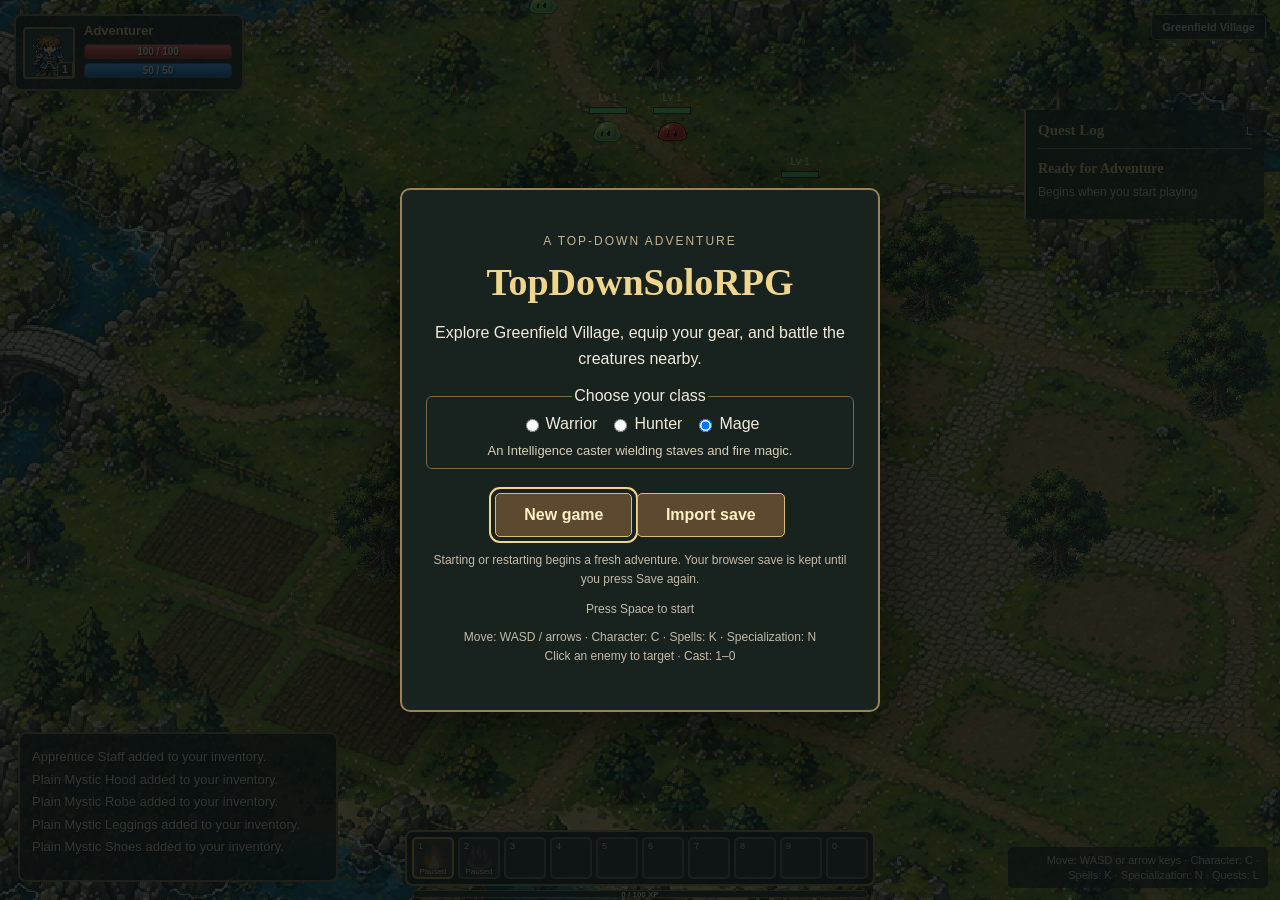
<file: index.html>
<!doctype html>
<html lang="en">
  <head>
    <meta charset="UTF-8" />
    <meta name="viewport" content="width=device-width, initial-scale=1.0" />
    <title>TopDownSoloRPG</title>
    <link rel="stylesheet" href="styles.css" />
  </head>
  <body>
    <main id="game-container">
      <!-- Area name -->
      <div id="location">Greenfield Village</div>

      <!-- Character frame -->
      <div id="character-frame">
        <div id="character-portrait">
          <canvas id="portrait-canvas" width="48" height="48"></canvas>
          <span id="character-level" class="unit-level" aria-label="Level 1">1</span>
        </div>

        <div id="character-info">
          <div id="character-name">Adventurer</div>
          <div class="character-resource-bar" id="character-hp-bar">
            <div id="character-hp-fill"></div>
            <span id="character-hp-text">100 / 100</span>
          </div>

          <div class="character-resource-bar" id="character-mana-bar">
            <div id="character-mana-fill"></div>
            <span id="character-mana-text">50 / 50</span>
          </div>
        </div>
      </div>
      <div id="target-frame" aria-label="Targeted enemy" hidden>
        <div class="target-portrait">
          <canvas id="target-portrait-canvas" width="48" height="48" aria-hidden="true"></canvas>
          <span id="target-level" class="unit-level"></span>
        </div>
        <div class="target-info">
          <div id="target-name"></div>
          <div id="target-hp-bar" role="progressbar" aria-label="Target health" aria-valuemin="0">
            <div id="target-hp-fill"></div>
            <span id="target-hp-text"></span>
          </div>
        </div>
      </div>
      <!-- Character Sheet -->
      <div id="character-sheet" class="hidden">
        <div id="character-sheet-header">
          <h2>Character</h2>
          <button id="close-character-sheet">×</button>
        </div>

        <div id="character-sheet-body" tabindex="0" role="region" aria-label="Character details and inventory">
        <div id="character-sheet-content">
          <!-- LEFT SIDE -->
          <section class="character-sheet-section">
            <div class="sheet-character-header">
              <canvas id="sheet-portrait" width="64" height="64"> </canvas>

              <div>
                <h3 id="sheet-name">Adventurer</h3>
                <p id="sheet-level">Level 1</p>
              </div>
            </div>

            <h3 class="sheet-section-title">Attributes</h3>

            <div class="attribute-points-row">
              <span>Available Points</span>
              <strong id="attribute-points">0</strong>
            </div>

            <div class="stat-row">
              <span>Strength</span>
              <div class="attribute-controls">
                <span id="stat-strength">10</span>
                <button class="attribute-plus" data-attribute="strength">
                  +
                </button>
              </div>
            </div>

            <div class="stat-row">
              <span>Vitality</span>
              <div class="attribute-controls">
                <span id="stat-vitality">10</span>
                <button class="attribute-plus" data-attribute="vitality">
                  +
                </button>
              </div>
            </div>

            <div class="stat-row">
              <span>Intelligence</span>
              <div class="attribute-controls">
                <span id="stat-intelligence">10</span>
                <button class="attribute-plus" data-attribute="intelligence">
                  +
                </button>
              </div>
            </div>

            <div class="stat-row">
              <span>Dexterity</span>
              <div class="attribute-controls">
                <span id="stat-dexterity">10</span>
                <button class="attribute-plus" data-attribute="dexterity">
                  +
                </button>
              </div>
            </div>

            <div class="stat-row">
              <span>Armor</span>
              <span id="stat-armor">0</span>
            </div>

            <h3 class="sheet-section-title">Movement and Recovery</h3>
            <div class="stat-row"><span>Movement Speed</span><span id="stat-move-speed">145 px/s</span></div>
            <div class="stat-row"><span>Health Regen</span><span id="stat-health-regen">0.40 / s</span></div>
            <div class="stat-row"><span>Mana Regen</span><span id="stat-mana-regen">3.00 / s</span></div>

            <h3 class="sheet-section-title">Resources</h3>

            <div class="stat-row">
              <span>Health</span>
              <span id="sheet-health">100 / 100</span>
            </div>

            <div class="stat-row">
              <span>Mana</span>
              <span id="sheet-mana">50 / 50</span>
            </div>

            <div class="stat-row">
              <span>Gold</span>
              <span id="sheet-gold">0</span>
            </div>
          </section>

          <!-- RIGHT SIDE -->
          <section class="character-sheet-section">
            <h3 class="sheet-section-title">Equipment</h3>

            <div class="equipment-grid">
              <button class="equipment-slot" data-equipment-slot="head">
                <span class="equipment-label">Head</span>
                <span class="equipment-icon" id="equipment-icon-head">+</span>
                <span class="equipment-name" id="equipment-head">Empty</span>
              </button>

              <button class="equipment-slot" data-equipment-slot="chest">
                <span class="equipment-label">Chest</span>
                <span class="equipment-icon" id="equipment-icon-chest">+</span>
                <span class="equipment-name" id="equipment-chest">Empty</span>
              </button>

              <button class="equipment-slot" data-equipment-slot="weapon">
                <span class="equipment-label">Weapon</span>
                <span class="equipment-icon" id="equipment-icon-weapon">+</span>
                <span class="equipment-name" id="equipment-weapon">Empty</span>
              </button>

              <button class="equipment-slot" data-equipment-slot="offhand">
                <span class="equipment-label">Off Hand</span>
                <span class="equipment-icon" id="equipment-icon-offhand"
                  >+</span
                >
                <span class="equipment-name" id="equipment-offhand">Empty</span>
              </button>

              <button class="equipment-slot" data-equipment-slot="legs">
                <span class="equipment-label">Legs</span>
                <span class="equipment-icon" id="equipment-icon-legs">+</span>
                <span class="equipment-name" id="equipment-legs">Empty</span>
              </button>

              <button class="equipment-slot" data-equipment-slot="boots">
                <span class="equipment-label">Boots</span>
                <span class="equipment-icon" id="equipment-icon-boots">+</span>
                <span class="equipment-name" id="equipment-boots">Empty</span>
              </button>
            </div>
          </section>
        </div>

        <!-- BOTTOM -->
        <!-- INVENTORY -->
        <section id="inventory-section">
          <h3 class="sheet-section-title">Inventory</h3>

          <div id="inventory-grid"></div>
        </section>

        </div>
        <div id="character-sheet-footer">Press C to close</div>
      </div>

      <!-- SPELL BOOK -->
      <div id="spell-book" class="hidden">
        <div id="spell-book-header">
          <h2>Spell Book</h2>
          <button type="button" id="close-spell-book">×</button>
        </div>

        <div id="spell-book-content">
          <div id="spell-list"></div>
        </div>

        <div id="spell-book-footer">Press K to close</div>
      </div>

      <canvas id="game" width="800" height="576"></canvas>
      <section id="specialization-tree" class="hidden" role="dialog" aria-labelledby="specialization-title" inert>
        <header class="specialization-header">
          <div><h2 id="specialization-title">Specialization</h2><p id="specialization-points" role="status"></p></div>
          <button type="button" id="close-specialization-tree" aria-label="Close specialization tree">&times;</button>
        </header>
        <div id="specialization-nodes" tabindex="0" aria-label="Specialization skills"></div>
        <footer class="specialization-footer">One point per level after level 1. Choices last for this adventure. Press N or Esc to close.</footer>
      </section>
      <aside id="quest-tracker" aria-label="Selected quest">
        <button type="button" id="open-quest-log" aria-controls="quest-log" aria-expanded="false">Quest Log <kbd>L</kbd></button>
        <div id="tracked-quest" aria-live="polite"></div>
      </aside>

      <section id="quest-log" class="hidden" role="dialog" aria-labelledby="quest-log-title" inert>
        <header class="quest-log-header">
          <div><span class="quest-log-eyebrow">Adventurer's journal</span><h2 id="quest-log-title">Quest Log</h2></div>
          <button type="button" id="close-quest-log" aria-label="Close quest log">&times;</button>
        </header>
        <div class="quest-log-body">
          <nav id="quest-list" aria-label="Quest list"></nav>
          <article id="quest-details" aria-label="Selected quest details" tabindex="0"></article>
        </div>
        <footer class="quest-log-footer"><span>Select a quest to track it on screen.</span><span><kbd>L</kbd> or <kbd>Esc</kbd> to close</span></footer>
      </section>

      <p class="help">Move: WASD or arrow keys · Character: C · Spells: K · Specialization: N · Quests: L</p>

      <div id="cast-bar" role="progressbar" aria-label="Casting" aria-valuemin="0" aria-valuemax="1.5" aria-valuenow="0" hidden>
        <div id="cast-bar-fill"></div>
        <span id="cast-bar-icon" aria-hidden="true"></span>
        <span id="cast-bar-name"></span>
        <span id="cast-bar-time"></span>
      </div>
      <div id="action-bar">
        <button class="action-slot" id="slot-1">
          <span class="slot-number">1</span>
          <span class="spell-icon">🔥</span>
        </button>
        <button class="action-slot" data-slot="2">
          <span class="slot-number">2</span>
        </button>
        <button class="action-slot" data-slot="3">
          <span class="slot-number">3</span>
        </button>
        <button class="action-slot" data-slot="4">
          <span class="slot-number">4</span>
        </button>
        <button class="action-slot" data-slot="5">
          <span class="slot-number">5</span>
        </button>
        <button class="action-slot" data-slot="6">
          <span class="slot-number">6</span>
        </button>
        <button class="action-slot" data-slot="7">
          <span class="slot-number">7</span>
        </button>
        <button class="action-slot" data-slot="8">
          <span class="slot-number">8</span>
        </button>
        <button class="action-slot" data-slot="9">
          <span class="slot-number">9</span>
        </button>
        <button class="action-slot" data-slot="10">
          <span class="slot-number">0</span>
        </button>
      </div>

      <!-- Experience Bar -->
      <div id="xp-bar-container">
        <div id="xp-bar">
          <div id="xp-bar-fill"></div>
          <span id="xp-bar-text">0 / 100 XP</span>
        </div>
      </div>

      <div id="message-log">
        <div id="message-log-entries"></div>
      </div>
    </main>
    <section id="game-overlay" role="dialog" aria-modal="true"
      aria-labelledby="game-overlay-title" aria-describedby="game-overlay-description">
      <div class="game-overlay-panel">
        <p class="game-overlay-eyebrow">A top-down adventure</p>
        <h1 id="game-overlay-title">TopDownSoloRPG</h1>
        <p id="game-overlay-description">Explore Greenfield Village, equip your gear, and battle the creatures nearby.</p>
        <fieldset id="class-selection">
          <legend>Choose your class</legend>
          <div id="class-options"></div>
          <p id="class-description"></p>
        </fieldset>
        <button type="button" id="start-game-button">New game</button>
        <button type="button" id="continue-game-button" hidden>Continue</button>
        <button type="button" id="import-save-button">Import save</button>
        <input type="file" id="import-save-file" accept=".json,application/json" aria-label="Import saved adventure" hidden />
        <p id="save-overlay-status" role="status"></p>
        <p class="game-overlay-controls">Starting or restarting begins a fresh adventure. Your browser save is kept until you press Save again.</p>
        <p id="game-overlay-hint">Press Space to start</p>
        <p class="game-overlay-controls">Move: WASD / arrows · Character: C · Spells: K · Specialization: N<br />Click an enemy to target · Cast: 1–0</p>
      </div>
    </section>
    <section id="pause-menu" hidden role="dialog" aria-modal="true" aria-labelledby="pause-menu-title">
      <div class="game-overlay-panel">
        <h2 id="pause-menu-title">Game paused</h2>
        <div class="pause-menu-actions">
          <button type="button" id="menu-continue-button">Continue</button>
          <button type="button" id="save-game-button">Save</button>
          <button type="button" id="export-save-button">Export</button>
          <button type="button" id="menu-load-button" aria-expanded="false" aria-controls="menu-load-options">Load</button>
          <div id="menu-load-options" hidden>
            <button type="button" id="menu-load-save-button">Load browser save</button>
            <button type="button" id="menu-import-button">Import save file</button>
          </div>
          <button type="button" id="menu-restart-button">Restart</button>
          <button type="button" id="menu-settings-button" disabled>Settings</button>
        </div>
        <p id="save-status" role="status"></p>
        <p class="game-overlay-controls">Escape to continue. Restart begins a fresh adventure and keeps your browser save.</p>
      </div>
    </section>

    <section id="class-migration" hidden role="dialog" aria-modal="true" aria-labelledby="class-migration-title">
      <div class="game-overlay-panel">
        <h2 id="class-migration-title">Choose a class for your saved hero</h2>
        <p>This adventure was saved before classes existed. Incompatible equipped items will move into your backpack. Your original save remains unchanged until you save again.</p>
        <label for="migration-class">Character class</label>
        <select id="migration-class"></select>
        <p id="migration-status" role="status"></p>
        <div class="migration-actions">
          <button type="button" id="confirm-class-migration">Choose class and load</button>
          <button type="button" id="cancel-class-migration">Cancel</button>
        </div>
      </div>
    </section>

    <section id="shop-dialog" hidden role="dialog" aria-modal="true" aria-labelledby="shop-title">
      <div class="shop-panel">
        <header><h2 id="shop-title">Shop</h2><button type="button" id="close-shop" aria-label="Close shop">Close</button></header>
        <p id="shop-gold"></p>
        <div id="shop-stock"></div>
        <p id="shop-status" role="status"></p>
      </div>
    </section>
    <script type="module" src="src/game.js"></script>
  </body>
</html>
</file>
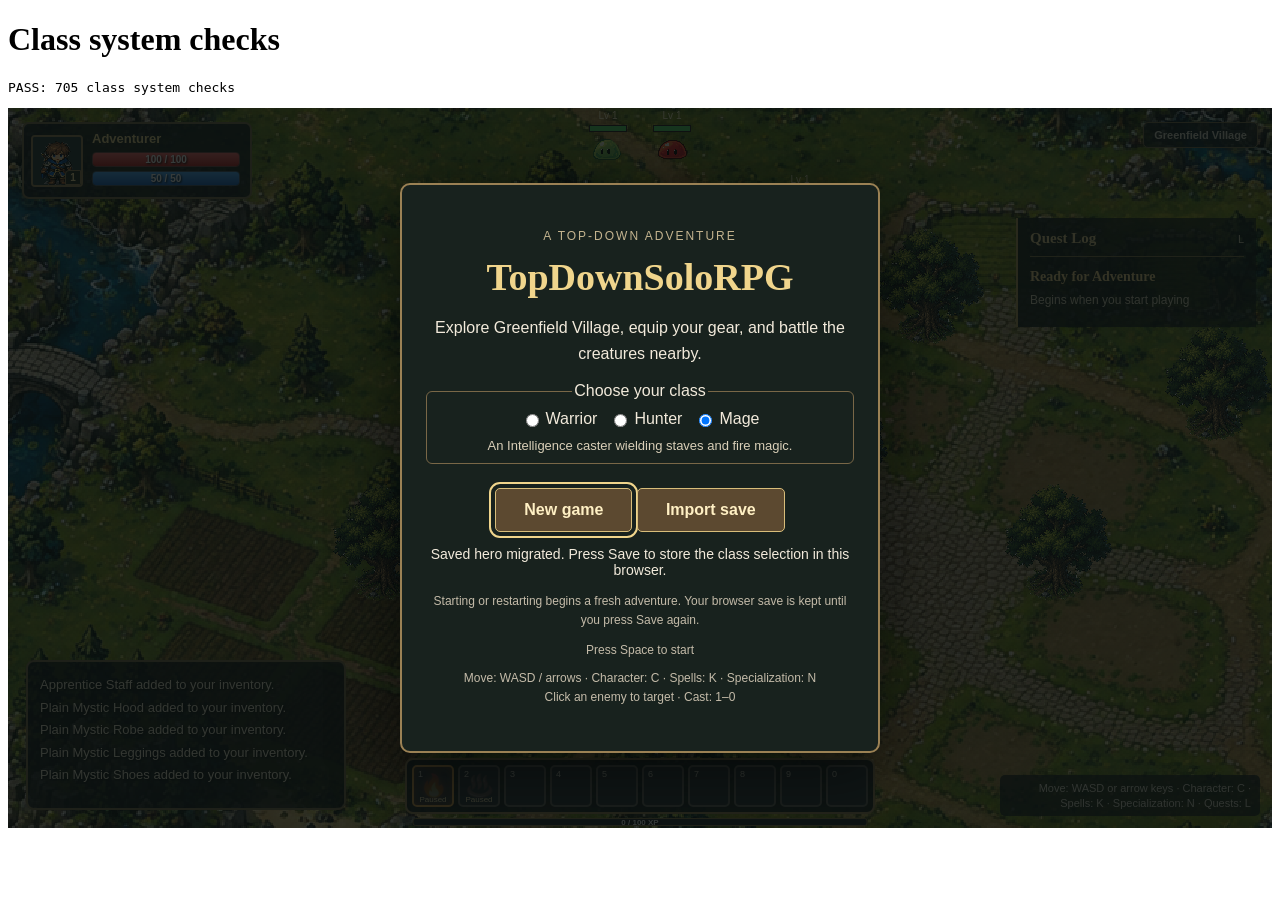
<file: tests/classes.html>
<!doctype html>
<html lang="en">
<head><meta charset="UTF-8"><title>TopDownSoloRPG class checks</title></head>
<body>
  <h1>Class system checks</h1>
  <pre id="test-results" role="status">Running checks in an isolated game frame…</pre>
  <iframe id="test-game" src="../index.html" title="Game under test" style="width:100%;height:80vh;border:0"></iframe>
  <script type="module">
    const frame = document.getElementById("test-game");
    let started = false;
    function run() {
      if (started) return;
      started = true;
      const script = frame.contentDocument.createElement("script");
      script.type = "module";
      script.src = new URL("./classes-checks.js", import.meta.url).href;
      script.addEventListener("error", () => {
        document.getElementById("test-results").textContent = "FAIL: a module could not load. See the browser console.";
        document.body.dataset.result = "FAIL";
      });
      frame.contentDocument.body.appendChild(script);
    }
    frame.addEventListener("load", run);
    if (frame.contentDocument?.readyState === "complete" && frame.contentDocument.URL.endsWith("/index.html")) run();
    window.addEventListener("message", (event) => {
      if (event.source !== frame.contentWindow || event.origin !== location.origin || event.data?.type !== "smoke-results") return;
      document.getElementById("test-results").textContent = event.data.result;
      document.body.dataset.result = event.data.passed ? "PASS" : "FAIL";
    });
  </script>
</body>
</html>
</file>
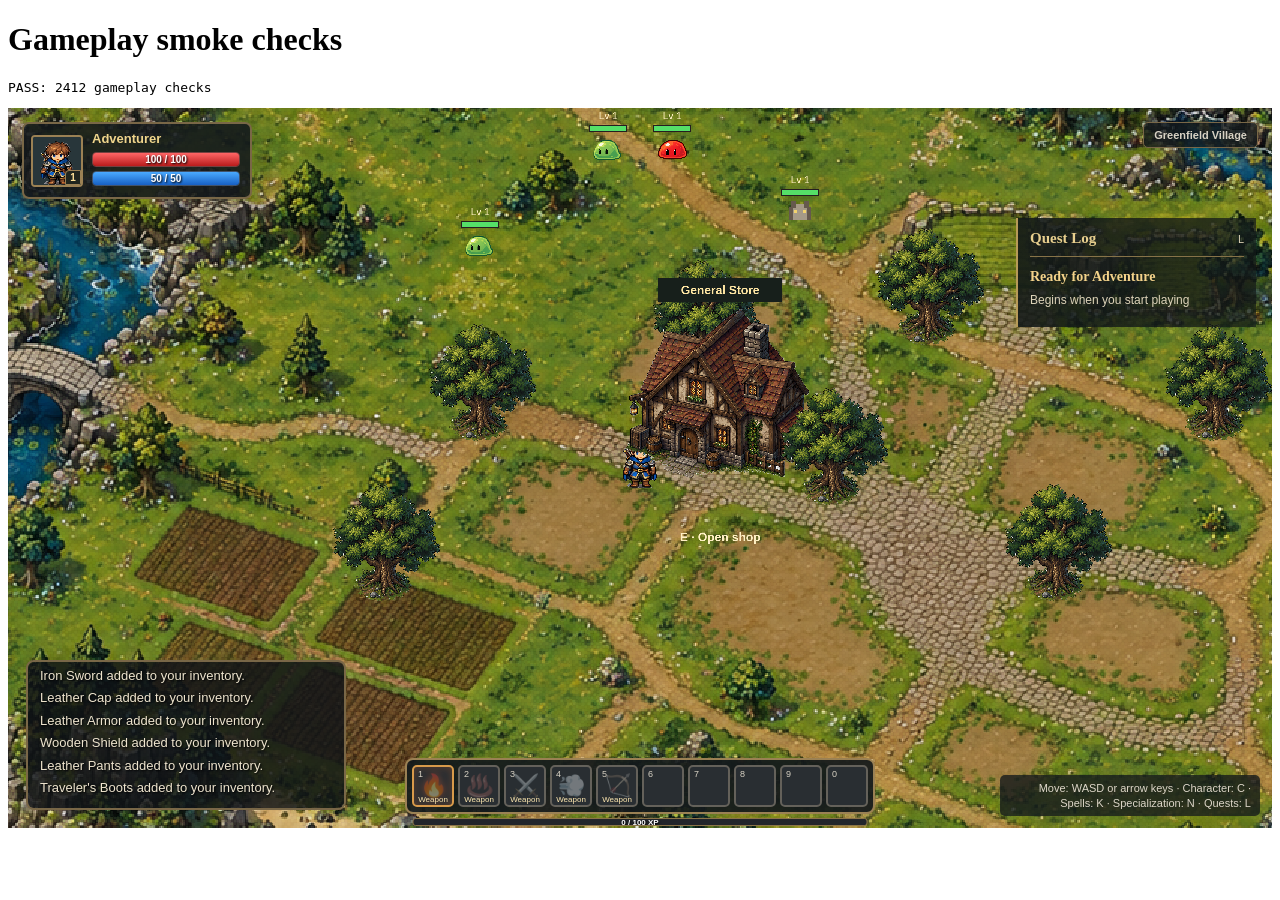
<file: tests/smoke.html>
<!doctype html>
<html lang="en">
<head><meta charset="UTF-8"><title>TopDownSoloRPG smoke checks</title></head>
<body>
  <h1>Gameplay smoke checks</h1>
  <pre id="test-results" role="status">Running checks in an isolated game frame…</pre>
  <iframe id="test-game" src="../index.html" title="Game under test" style="width:100%;height:80vh;border:0"></iframe>
  <script type="module">
    const frame = document.getElementById("test-game");
    let started = false;
    function run() {
      if (started) return;
      started = true;
      const script = frame.contentDocument.createElement("script");
      script.type = "module";
      script.src = new URL("./smoke.js", import.meta.url).href;
      script.addEventListener("error", () => {
        document.getElementById("test-results").textContent = "FAIL: a module could not load. See the browser console.";
        document.body.dataset.result = "FAIL";
      });
      frame.contentDocument.body.appendChild(script);
    }
    frame.addEventListener("load", run);
    if (frame.contentDocument?.readyState === "complete" && frame.contentDocument.URL.endsWith("/index.html")) run();
    window.addEventListener("message", (event) => {
      if (event.source !== frame.contentWindow || event.origin !== location.origin || event.data?.type !== "smoke-results") return;
      document.getElementById("test-results").textContent = event.data.result;
      document.body.dataset.result = event.data.passed ? "PASS" : "FAIL";
    });
  </script>
</body>
</html>
</file>
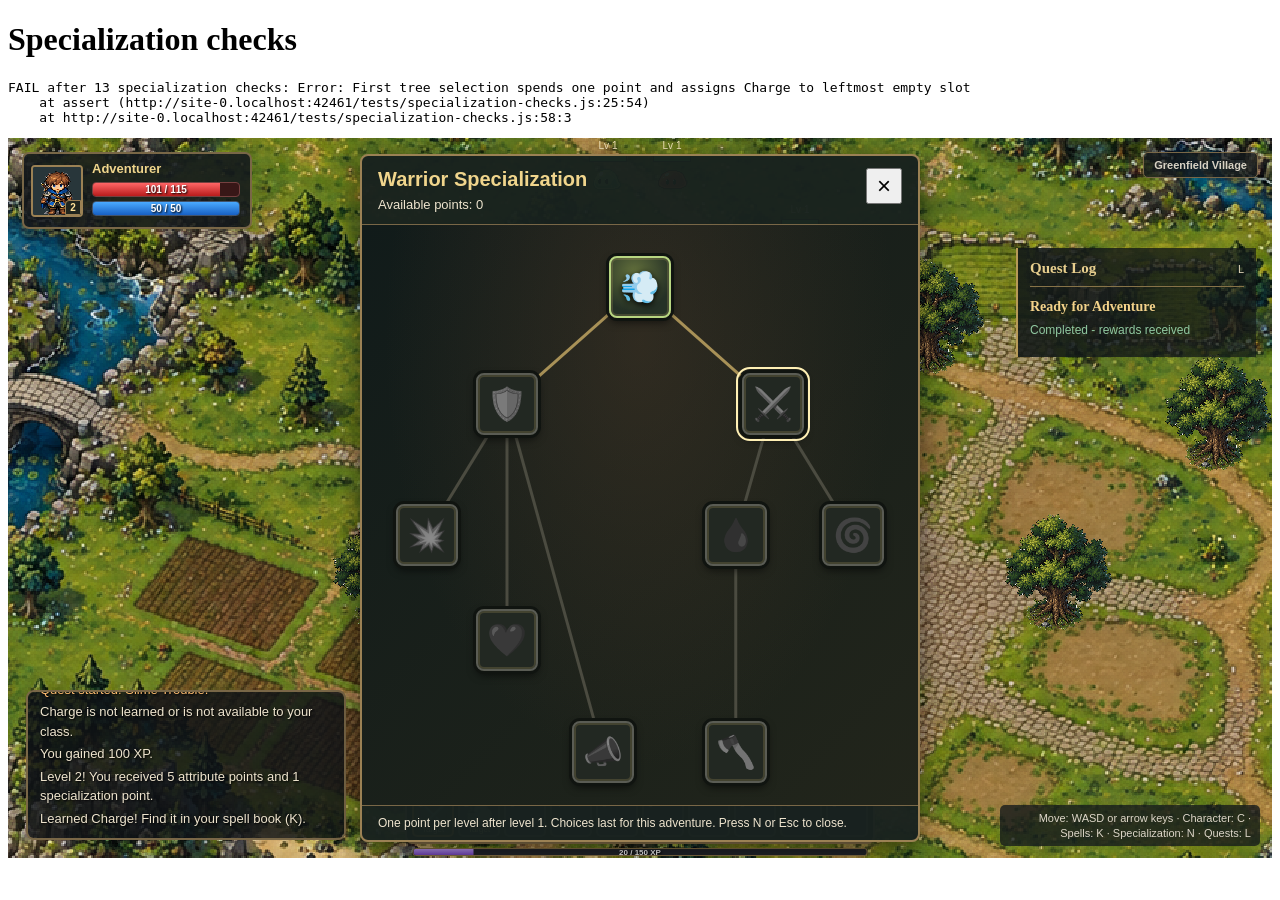
<file: tests/specializations.html>
<!doctype html>
<html lang="en">
<head><meta charset="UTF-8"><title>TopDownSoloRPG specialization checks</title></head>
<body>
  <h1>Specialization checks</h1>
  <pre id="test-results" role="status">Running checks in an isolated game frame…</pre>
  <iframe id="test-game" src="../index.html" title="Game under test" style="width:100%;height:80vh;border:0"></iframe>
  <script type="module">
    const frame = document.getElementById("test-game");
    let started = false;
    function run() {
      if (started) return;
      started = true;
      const script = frame.contentDocument.createElement("script");
      script.type = "module";
      script.src = new URL("./specialization-checks.js", import.meta.url).href;
      script.addEventListener("error", () => {
        document.getElementById("test-results").textContent = "FAIL: a module could not load. See the browser console.";
        document.body.dataset.result = "FAIL";
      });
      frame.contentDocument.body.appendChild(script);
    }
    frame.addEventListener("load", run);
    if (frame.contentDocument?.readyState === "complete" && frame.contentDocument.URL.endsWith("/index.html")) run();
    window.addEventListener("message", (event) => {
      if (event.source !== frame.contentWindow || event.origin !== location.origin || event.data?.type !== "smoke-results") return;
      document.getElementById("test-results").textContent = event.data.result;
      document.body.dataset.result = event.data.passed ? "PASS" : "FAIL";
    });
  </script>
</body>
</html>
</file>
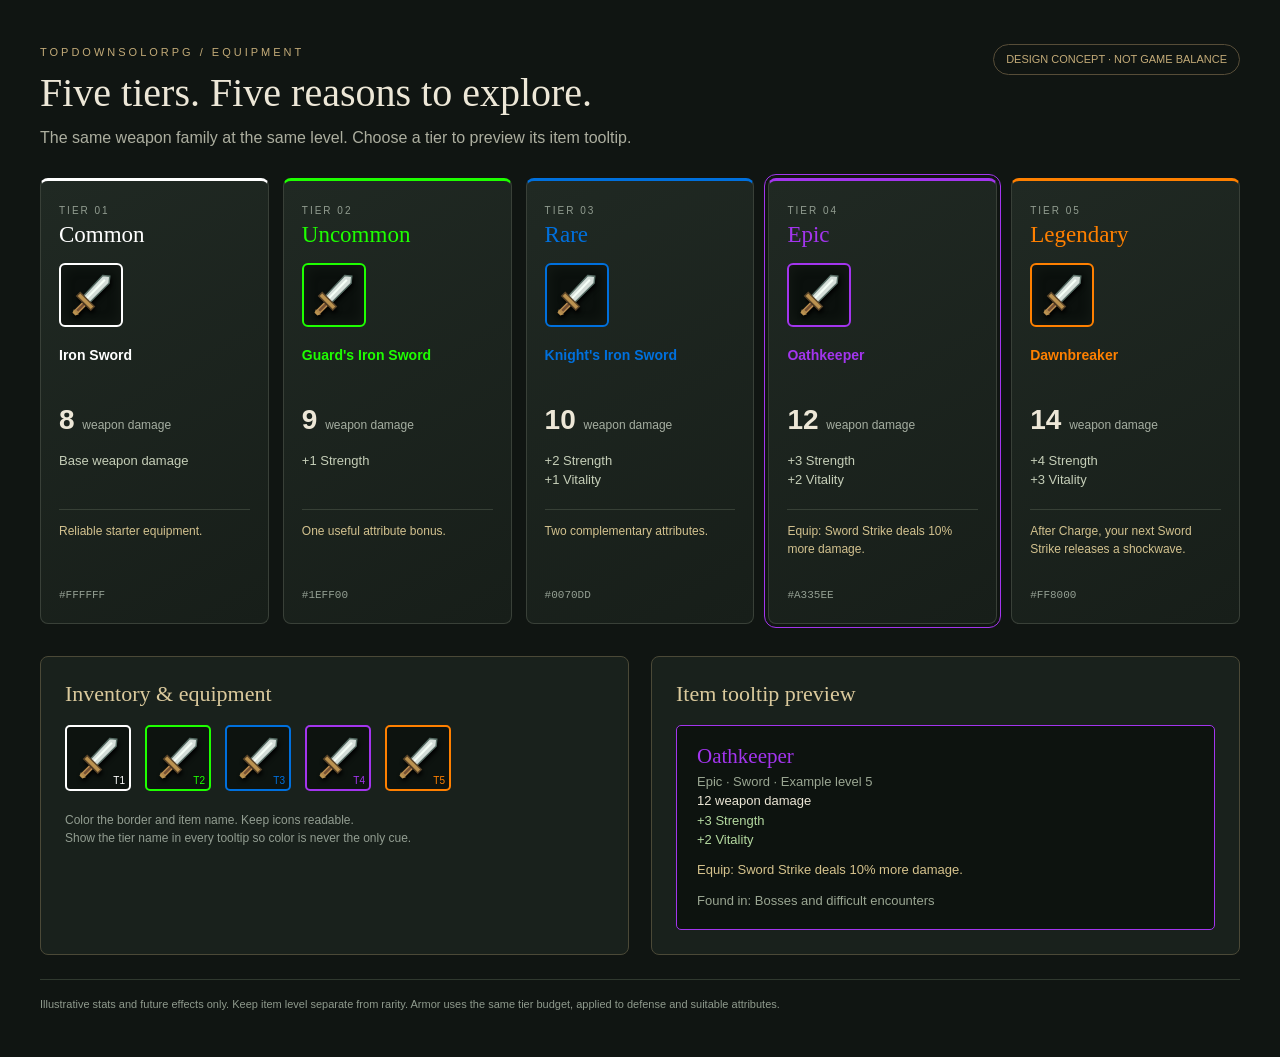
<file: docs/mockups/rarity-system.html>
﻿<!doctype html>
<html lang="en">
<head>
<meta charset="UTF-8">
<meta name="viewport" content="width=device-width,initial-scale=1">
<title>TopDownSoloRPG — Equipment rarity concept</title>
<style>
*{box-sizing:border-box}body{margin:0;background:#101512;color:#ede7d7;font-family:Arial,sans-serif;line-height:1.5}
main{max-width:1380px;padding:44px 40px;margin:auto}.eyebrow{font-size:11px;letter-spacing:3px;color:#c3ab78;text-transform:uppercase}
h1{font:40px Georgia,serif;margin:8px 0 10px}p{color:#acae9f;margin:6px 0 24px}.badge{float:right;border:1px solid #574d38;padding:6px 12px;font-size:11px;border-radius:20px;color:#c3ab78}
.tiers{display:grid;grid-template-columns:repeat(5,1fr);gap:14px;margin:28px 0}
.tier{font:inherit;text-align:left;cursor:pointer;position:relative;min-width:0;border:1px solid #394038;border-top:3px solid var(--rarity);border-radius:8px;background:linear-gradient(150deg,#202923,#171e19);color:inherit;padding:22px 18px}
.tier:hover,.tier[aria-pressed=true]{outline:1px solid var(--rarity);outline-offset:3px}.tier:focus-visible{outline:3px solid #e4d4a6}
.rank{font-size:10px;letter-spacing:2px;color:#929d91}.name{color:var(--rarity);font:23px Georgia,serif;margin:4px 0 15px}
.icon{display:grid;place-items:center;width:64px;height:64px;border:2px solid var(--rarity);background:#0b100d;border-radius:6px;margin-bottom:18px;box-shadow:inset 0 0 15px #51604b25}
svg{width:45px;height:45px;filter:drop-shadow(1px 3px 2px #000)}.item-name{font-size:14px;font-weight:bold;color:var(--rarity);min-height:44px}.damage{font-size:28px;font-weight:bold;margin:10px 0}.damage span{font-size:12px;font-weight:normal;color:#a5aea1}
.stats{font-size:13px;min-height:48px;color:#c5ceb8}.perk{font-size:12px;color:#d3c28f;min-height:66px;border-top:1px solid #374036;padding-top:12px;margin-top:10px}.hex{font:11px monospace;color:#939e92;margin-top:14px}
.bottom{display:grid;grid-template-columns:1fr 1fr;gap:22px;margin-top:32px}.panel{background:#19211c;border:1px solid #4b4937;border-radius:8px;padding:24px}.panel h2{font:22px Georgia,serif;margin:0 0 18px;color:#dac99c}
.slots{display:flex;gap:14px;flex-wrap:wrap}.slot{width:66px;height:66px;border:2px solid var(--rarity);border-radius:5px;background:#0d130f;display:grid;place-items:center;position:relative}.slot small{position:absolute;bottom:1px;right:4px;color:var(--rarity);font-size:10px}
.caption{font-size:12px;color:#929d91;margin:20px 0 0}.tooltip{border:1px solid var(--rarity);background:#0d130f;padding:18px 20px;border-radius:5px;font-size:13px}.tooltip h3{color:var(--rarity);font:21px Georgia,serif;margin:0 0 3px}.tooltip .meta{color:#9aa692}.tooltip .green{color:#b4d9a0}.tooltip .effect{color:#d6c38d;margin-top:10px}.footer{font-size:11px;color:#8f9a8d;margin-top:24px;border-top:1px solid #30392f;padding-top:16px}
@media(max-width:850px){main{padding:24px}.tiers{grid-template-columns:repeat(2,1fr)}.bottom{grid-template-columns:1fr}}@media(max-width:420px){.tiers{grid-template-columns:1fr}.badge{float:none;display:inline-block}}
</style>
</head>
<body><main>
<span class="badge">DESIGN CONCEPT · NOT GAME BALANCE</span>
<div class="eyebrow">TopDownSoloRPG / Equipment</div>
<h1>Five tiers. Five reasons to explore.</h1>
<p>The same weapon family at the same level. Choose a tier to preview its item tooltip.</p>
<div class="tiers" id="tiers"></div>
<div class="bottom">
<section class="panel"><h2>Inventory &amp; equipment</h2><div class="slots" id="slots"></div><p class="caption">Color the border and item name. Keep icons readable.<br>Show the tier name in every tooltip so color is never the only cue.</p></section>
<section class="panel"><h2>Item tooltip preview</h2><div class="tooltip" id="tooltip" aria-live="polite"></div></section>
</div>
<div class="footer">Illustrative stats and future effects only. Keep item level separate from rarity. Armor uses the same tier budget, applied to defense and suitable attributes.</div>
</main>
<script>
const sword = '<svg viewBox="0 0 64 64" aria-hidden="true"><path d="M48 5 58 6 57 16 27 46 18 37Z" fill="#d5ded9" stroke="#596f67" stroke-width="2"/><path d="m51 11-28 29" stroke="#f6fff7" stroke-width="3"/><path d="m11 34 20 20 5-5-20-20Z" fill="#bb9250" stroke="#594429" stroke-width="2"/><path d="m19 44-10 10 4 4 10-10" fill="#765033" stroke="#ba8d50" stroke-width="2"/><path d="m7 53 7 7-5 2-4-4Z" fill="#bb9250"/></svg>';
const tiers = [
{name:'Common',color:'#ffffff',item:'Iron Sword',damage:8,stats:'Base weapon damage',perk:'Reliable starter equipment.',source:'Merchants and ordinary enemies'},
{name:'Uncommon',color:'#1eff00',item:"Guard's Iron Sword",damage:9,stats:'+1 Strength',perk:'One useful attribute bonus.',source:'Enemies, chests and early quests'},
{name:'Rare',color:'#0070dd',item:"Knight's Iron Sword",damage:10,stats:'+2 Strength<br>+1 Vitality',perk:'Two complementary attributes.',source:'Elites and major quests'},
{name:'Epic',color:'#a335ee',item:'Oathkeeper',damage:12,stats:'+3 Strength<br>+2 Vitality',perk:'Equip: Sword Strike deals 10% more damage.',source:'Bosses and difficult encounters'},
{name:'Legendary',color:'#ff8000',item:'Dawnbreaker',damage:14,stats:'+4 Strength<br>+3 Vitality',perk:'After Charge, your next Sword Strike releases a shockwave.',source:'A dedicated quest chain or named boss'}
];
function select(index){
 const tier=tiers[index];
 document.querySelectorAll('.tier').forEach((button,i)=>button.setAttribute('aria-pressed',String(i===index)));
 const tooltip=document.getElementById('tooltip');tooltip.style.setProperty('--rarity',tier.color);
 tooltip.innerHTML='<h3>'+tier.item+'</h3><div class="meta">'+tier.name+' · Sword · Example level 5</div><div>'+tier.damage+' weapon damage</div><div class="green">'+tier.stats+'</div><div class="effect">'+tier.perk+'</div><div class="meta" style="margin-top:12px">Found in: '+tier.source+'</div>';
}
tiers.forEach((tier,index)=>{
 const button=document.createElement('button');button.type='button';button.className='tier';button.style.setProperty('--rarity',tier.color);button.setAttribute('aria-pressed','false');
 button.innerHTML='<div class="rank">TIER 0'+(index+1)+'</div><div class="name">'+tier.name+'</div><div class="icon">'+sword+'</div><div class="item-name">'+tier.item+'</div><div class="damage">'+tier.damage+' <span>weapon damage</span></div><div class="stats">'+tier.stats+'</div><div class="perk">'+tier.perk+'</div><div class="hex">'+tier.color.toUpperCase()+'</div>';
 button.onclick=()=>select(index);document.getElementById('tiers').append(button);
 const slot=document.createElement('div');slot.className='slot';slot.style.setProperty('--rarity',tier.color);slot.innerHTML=sword+'<small>T'+(index+1)+'</small>';slot.title=tier.name;document.getElementById('slots').append(slot);
});select(3);
</script></body></html>
</file>
<file: styles.css>
* {
  box-sizing: border-box;
}

#game-tooltip {
  position: fixed;
  z-index: 2000;
  width: max-content;
  max-width: min(340px, calc(100vw - 24px));
  max-height: calc(100dvh - 24px);
  overflow: hidden;
  padding: 10px 12px;
  border: 1px solid #b89b61;
  border-radius: 5px;
  background: #171f1b;
  color: #f2eadb;
  box-shadow: 0 4px 16px rgba(0, 0, 0, 0.5);
  font: 12px/1.5 Arial, sans-serif;
  white-space: pre-wrap;
  overflow-wrap: anywhere;
  pointer-events: none;
}

#shop-dialog {
  position: fixed;
  inset: 0;
  z-index: 900;
  display: grid;
  place-items: center;
  padding: 20px;
  background: rgba(10, 17, 15, 0.78);
}

#shop-dialog[hidden] { display: none; }

.shop-panel {
  width: min(560px, 100%);
  max-height: calc(100dvh - 40px);
  overflow-y: auto;
  padding: 20px;
  border: 2px solid #9b8154;
  border-radius: 8px;
  background: #18221e;
  color: #f2eadb;
}

.shop-panel header, .shop-item {
  display: flex;
  align-items: center;
  justify-content: space-between;
  gap: 12px;
}

.shop-panel h2 { margin: 0; color: #f0d58c; }
.shop-item { padding: 10px 0; border-bottom: 1px solid #514b39; }
.shop-panel button {
  padding: 8px 12px;
  border: 1px solid #b89b61;
  border-radius: 4px;
  background: #5c4930;
  color: #fff0c4;
  cursor: pointer;
  flex-shrink: 0;
}
.shop-panel button:disabled { opacity: 0.45; cursor: default; }
.shop-panel button:focus-visible { outline: 2px solid #f0d58c; outline-offset: 3px; }
#shop-status { color: #c4bba9; font-size: 12px; line-height: 1.5; }

html,
body {
  margin: 0;
  padding: 0;
  width: 100%;
  height: 100%;
  overflow: hidden;
}

html {
  min-height: 100%;
}

body {
  background: #151b24;
  color: #f2eadb;
  font-family: Arial, sans-serif;
}

#game-overlay {
  position: fixed;
  inset: 0;
  z-index: 1000;
  display: grid;
  place-items: center;
  padding: 24px;
  overflow-y: auto;
  background: rgba(10, 17, 15, 0.82);
}

#game-overlay[hidden] {
  display: none;
}

.game-overlay-panel {
  width: min(100%, 480px);
  padding: 32px 24px;
  text-align: center;
  background: #18221e;
  border: 2px solid #9b8154;
  border-radius: 10px;
  box-shadow: 0 16px 64px rgba(0, 0, 0, 0.5);
}

.game-overlay-eyebrow {
  color: #c4b48f;
  font-size: 12px;
  letter-spacing: 2px;
  text-transform: uppercase;
}

#game-overlay-title {
  margin: 12px 0;
  color: #f0d58c;
  font: bold clamp(28px, 6vw, 38px) Georgia, serif;
}

#game-overlay-description,
.game-overlay-controls {
  line-height: 1.6;
}

.game-overlay-panel button {
  padding: 12px 28px;
  margin-top: 12px;
  border: 1px solid #d8bd7a;
  border-radius: 5px;
  background: #5c4930;
  color: #fff0c4;
  font: bold 16px Arial, sans-serif;
  cursor: pointer;
}

.game-overlay-panel button:hover {
  background: #76603c;
}

.game-overlay-panel button:focus-visible {
  outline: 2px solid #f0d58c;
  outline-offset: 4px;
}

#game-overlay-hint,
.game-overlay-controls {
  color: #c4bba9;
  font-size: 12px;
}

/* Force the game container to fill the viewport */
#game-container {
  position: fixed;
  inset: 0;
  width: 100vw;
  height: 100vh;
  height: 100dvh;
  margin: 0;
  padding: 0;
  border: none;
  overflow: hidden;
}

/* The canvas fills the entire game container */
#game {
  display: block;
  position: absolute;
  inset: 0;
  width: 100%;
  height: 100%;
  margin: 0;
  padding: 0;
  border: none;
  border-radius: 0;
  image-rendering: pixelated;
}

/* Compact selected-quest tracker */
#quest-tracker {
  position: absolute;
  top: 110px;
  right: 16px;
  z-index: 20;
  width: min(240px, 40vw);
  max-height: calc(100dvh - 210px);
  overflow-y: auto;
  box-sizing: border-box;
  padding: 12px;
  border-left: 2px solid #b79a58;
  background: linear-gradient(90deg, rgba(19,25,24,.9), rgba(19,25,24,.72));
}
#open-quest-log {
  display: flex;
  align-items: center;
  justify-content: space-between;
  width: 100%;
  padding: 0 0 9px;
  border: 0;
  border-bottom: 1px solid #877348;
  background: transparent;
  color: #e8cf8e;
  font: bold 15px Georgia, serif;
  cursor: pointer;
}
#quest-tracker kbd, .quest-log-footer kbd { font: 11px Arial, sans-serif; color: #ded3b7; }
.tracked-quest-name { margin: 12px 0 6px; color: #f3d28a; font: bold 14px Georgia, serif; }
#quest-tracker p { margin: 6px 0; font: 12px/1.5 Arial, sans-serif; }
.quest-status { color: #ddd3b9; }
.quest-complete { color: #91c9a1; }

/* Quest journal: list, parchment details, pinned header and footer. */
#quest-log {
  position: absolute;
  top: 50%;
  left: 50%;
  transform: translate(-50%, -50%);
  width: min(860px, calc(100% - 32px));
  height: min(600px, calc(100dvh - 32px));
  max-height: calc(100dvh - 32px);
  box-sizing: border-box;
  display: flex;
  flex-direction: column;
  overflow: hidden;
  z-index: 120;
  color: #eee0bd;
  background: #202522;
  border: 2px solid #a58a50;
  border-radius: 7px;
  box-shadow: 0 14px 60px #000b, inset 0 0 0 3px #302e24;
}
#quest-log.hidden { display: none; }
.quest-log-header {
  display: flex;
  align-items: center;
  justify-content: space-between;
  gap: 12px;
  padding: 14px 18px;
  flex: 0 0 auto;
  border-bottom: 1px solid #a58a50;
  background: linear-gradient(#35382b, #242a26);
}
.quest-log-eyebrow { font: 10px Arial, sans-serif; text-transform: uppercase; letter-spacing: 1.8px; color: #bdb28f; }
#quest-log-title { margin: 3px 0 0; font: bold 25px Georgia, serif; color: #f0d48d; }
#close-quest-log {
  min-width: 36px;
  min-height: 36px;
  padding: 0;
  border: 1px solid #b39259;
  border-radius: 4px;
  color: #f6e6bd;
  background: #4b2b28;
  font: 26px Georgia, serif;
  cursor: pointer;
}
.quest-log-body { display: grid; grid-template-columns: minmax(180px, 31%) minmax(0, 1fr); flex: 1 1 auto; min-height: 0; }
#quest-list { min-height: 0; overflow-y: auto; padding: 14px 10px; border-right: 1px solid #a58a50; }
.quest-group + .quest-group { margin-top: 20px; }
.quest-group-title { margin: 0 8px 7px; color: #aca58d; font: bold 10px Arial, sans-serif; text-transform: uppercase; letter-spacing: 1px; }
.quest-row {
  display: flex;
  align-items: baseline;
  gap: 10px;
  width: 100%;
  box-sizing: border-box;
  padding: 11px 9px;
  border: 1px solid transparent;
  border-radius: 3px;
  background: transparent;
  color: #e4d2a4;
  text-align: left;
  cursor: pointer;
}
.quest-row:hover { background: #ffffff0b; }
.quest-row[aria-pressed="true"] { background: #76613c55; border-color: #ac8e55; color: #ffdfa0; }
.quest-row-title { font: bold 13px/1.4 Georgia, serif; overflow-wrap: anywhere; }
.quest-row-icon { flex: 0 0 13px; color: #efc76c; font-weight: bold; }
#quest-details {
  min-width: 0;
  min-height: 0;
  overflow-y: auto;
  padding: 26px 30px;
  background: linear-gradient(120deg, #ead9b0, #d5bd8d);
  color: #382c1d;
  font: 14px/1.7 Georgia, serif;
}
.quest-detail-title { margin: 13px 0; padding-bottom: 13px; border-bottom: 1px solid #a88d5b; font: bold 25px/1.2 Georgia, serif; overflow-wrap: anywhere; }
.quest-badge { display: inline-block; padding: 3px 7px; border: 1px solid #8c7445; border-radius: 3px; font: bold 10px Arial, sans-serif; text-transform: uppercase; letter-spacing: .8px; }
.quest-badge-completed { background: #49795320; color: #335b38; }
.quest-description { margin: 0 0 18px; }
.quest-section-title { margin: 22px 0 8px; font: bold 16px Georgia, serif; }
#quest-details .quest-status { color: #72532a; }
#quest-details .quest-complete, .quest-objective-complete { color: #35643e; }
.quest-objectives { padding-left: 20px; }
.quest-objectives li { margin: 8px 0; }
.quest-reward-box { display: flex; flex-wrap: wrap; gap: 12px 24px; padding: 13px 16px; border: 1px solid #ac925d; background: #fff7d42b; color: #5c411e; font: 14px Arial, sans-serif; }
.quest-tracking-note { margin-top: 24px; color: #776443; font: italic 12px Georgia, serif; }
.quest-log-footer { display: flex; flex-wrap: wrap; justify-content: space-between; gap: 6px 16px; flex: 0 0 auto; padding: 12px 18px; border-top: 1px solid #a58a50; font: 11px/1.4 Arial, sans-serif; color: #c8bda2; }
#quest-log button:focus-visible, #quest-details:focus-visible, #open-quest-log:focus-visible { outline: 2px solid #b39259; outline-offset: -3px; }
@media (max-width: 600px) {
  #quest-log { width: calc(100% - 24px); height: min(640px, calc(100dvh - 24px)); max-height: calc(100dvh - 24px); }
  .quest-log-header { padding: 10px 12px; }
  #quest-log-title { font-size: 21px; }
  .quest-log-body { grid-template-columns: minmax(0, 1fr); grid-template-rows: minmax(70px, 32%) minmax(0, 1fr); }
  #quest-list { border-right: 0; border-bottom: 1px solid #a58a50; padding: 10px; }
  #quest-details { padding: 16px 18px; }
  .quest-detail-title { font-size: 22px; }
  .quest-log-footer { padding: 9px 12px; }
  #quest-tracker { right: 8px; padding: 10px; }
}

/* Controls hint */
.help {
  position: absolute;
  right: 12px;
  bottom: 12px;
  left: auto;
  transform: none;
  z-index: 20;

  width: max-content;
  max-width: 260px;
  margin: 0;
  padding: 6px 9px;

  text-align: right;
  color: #ddd6c8;
  font-size: 11px;
  line-height: 1.3;

  background: rgba(20, 25, 28, 0.78);
  border-radius: 5px;
  pointer-events: none;
}

#cast-bar {
  position: absolute;
  z-index: 30;
  left: 50%;
  transform: translateX(-50%);
  width: 310px;
  max-width: calc(100% - 32px);
  height: 28px;
  box-sizing: border-box;
  border: 2px solid #a98b52;
  border-radius: 7px;
  background: #171a20;
  box-shadow: 0 2px 8px #000b, inset 0 0 5px #000;
  overflow: hidden;
  display: flex;
  align-items: center;
  gap: 7px;
  padding: 0 8px;
  color: #fff3d2;
  font: bold 12px Arial, sans-serif;
  text-shadow: 0 1px 3px #000;
  pointer-events: none;
}

#cast-bar[hidden] { display: none; }
#cast-bar-fill {
  position: absolute;
  inset: 0;
  background: linear-gradient(#f5d883, #b98220 55%, #e3ba53);
  transform: scaleX(0);
  transform-origin: left;
  border-right: 2px solid #fff1b0;
}
#cast-bar-icon, #cast-bar-name, #cast-bar-time { position: relative; }
#cast-bar-name { flex: 1; }
#cast-bar-time { font-variant-numeric: tabular-nums; white-space: nowrap; }

#action-bar {
  position: absolute;
  z-index: 30;
  bottom: 14px;
  left: 50%;
  transform: translateX(-50%);
  display: flex;

  gap: 4px;
  padding: 5px;

  background: rgba(20, 25, 28, 0.92);
  border: 2px solid #9b8154;
  border-radius: 8px;
}

.action-slot {
  position: relative;

  width: 42px;
  height: 42px;
  padding: 0;

  display: flex;
  align-items: center;
  justify-content: center;

  background: #292e32;
  border: 2px solid #64615a;
  border-radius: 5px;
  color: white;
  cursor: pointer;
}

.action-slot:hover {
  background: #41464a;
  border-color: #d8bd7a;
}

.action-slot:focus-visible {
  outline: 2px solid #f0d58c;
  outline-offset: 2px;
}

.slot-number {
  position: absolute;
  top: 2px;
  left: 4px;
  color: #d8d2c4;
  font: 9px Arial, sans-serif;
}

.spell-icon {
  font-size: 22px;
}

#slot-1 {
  border-color: #d89a4a;
  box-shadow: inset 0 0 8px rgba(255, 115, 30, 0.25);
}

#slot-1 .spell-icon {
  filter: drop-shadow(0 0 4px #ff652e);
}

@media (max-width: 600px) {
  #action-bar {
    gap: 3px;
    padding: 5px;
    bottom: 10px;
  }

  .action-slot {
    width: min(8.5vw, 42px);
    height: min(8.5vw, 42px);
  }
}

/* RPG message log */
#message-log {
  position: absolute;
  left: 18px;
  bottom: 18px;
  width: 320px;
  height: 150px;
  padding: 10px 12px;
  box-sizing: border-box;

  background: rgba(15, 19, 22, 0.82);
  border: 2px solid #796747;
  border-radius: 8px;

  color: #eee4ce;
  font: 13px/1.5 Arial, sans-serif;

  overflow-y: auto;
  overflow-x: hidden;

  pointer-events: auto;
  z-index: 20;

  scrollbar-width: thin;
  scrollbar-color: #796747 rgba(15, 19, 22, 0.4);
}

#message-log-entries {
  display: flex;
  flex-direction: column;
  min-height: 100%;
  overflow-wrap: anywhere;
}

.message-log-entry {
  margin-top: 3px;
  text-shadow: 1px 1px 2px #000;
}

.message-log-entry.combat {
  color: #ffbd70;
}

@media (max-width: 600px) {
  #message-log {
    left: 8px;
    bottom: 75px;
    width:  min(260px, 65vw);
    height: 110px;
    font-size: 11px;
  }
}

/* Area name - top right */
#location {
  position: absolute;
  top: 14px;
  right: 14px;
  z-index: 25;

  padding: 6px 10px;

  color: #d8d2c4;
  font-size: 11px;
  font-weight: bold;
  text-align: center;

  background: rgba(20, 25, 28, 0.78);
  border: 1px solid #796747;
  border-radius: 5px;

  pointer-events: none;
}
/* =========================
   Character frame
   ========================= */

#character-frame {
  position: absolute;
  top: 14px;
  left: 14px;
  z-index: 25;

  display: flex;
  align-items: center;
  gap: 9px;

  min-width: 230px;
  padding: 7px 10px 7px 7px;

  background: rgba(20, 25, 28, 0.88);
  border: 2px solid #796747;
  border-radius: 7px;

  color: #f2eadb;
  font-family: Arial, sans-serif;

  pointer-events: none;
}

/* Portrait box */
#character-portrait {
  position: relative;
  width: 52px;
  height: 52px;

  display: flex;
  align-items: center;
  justify-content: center;

  flex-shrink: 0;

  background: #252b2e;
  border: 2px solid #9b8154;
  border-radius: 4px;

  overflow: hidden;
}

#portrait-canvas {
  width: 48px;
  height: 48px;

  image-rendering: pixelated;
}

#character-name {
  margin-bottom: 6px;

  color: #f0d58c;
  font-size: 13px;
  font-weight: bold;
}

.unit-level {
  position: absolute;
  bottom: 0;
  right: 0;
  min-width: 16px;
  padding: 1px 3px;
  border: 1px solid #9b8154;
  border-radius: 4px 0 0 0;
  background: #20251e;
  color: #ffe29a;
  font: bold 10px Arial, sans-serif;
  text-align: center;
}

#target-frame {
  position: absolute;
  top: 14px;
  left: 278px;
  z-index: 25;
  display: flex;
  align-items: center;
  gap: 9px;
  width: 230px;
  min-height: 56px;
  height: 77px;
  padding: 7px 10px 7px 7px;
  background: rgba(20, 25, 28, 0.88);
  border: 2px solid #796747;
  border-radius: 7px;
  color: #f2eadb;
  font-family: Arial, sans-serif;
  pointer-events: none;
}
#target-frame[hidden] { display: none; }
.target-portrait {
  position: relative;
  flex-shrink: 0;
  width: 52px;
  height: 52px;
  display: grid;
  place-items: center;
  background: #314247;
  border: 2px solid #9b8154;
  border-radius: 4px;
  overflow: hidden;
}
#target-portrait-canvas { image-rendering: pixelated; }
.target-info { flex: 1; min-width: 0; }
#target-name {
  margin-bottom: 6px;
  color: #f0d58c;
  font-size: 13px;
  font-weight: bold;
  overflow: hidden;
  text-overflow: ellipsis;
  white-space: nowrap;
}
#target-hp-bar {
  position: relative;
  height: 14px;
  background: #342124;
  border-radius: 3px;
  overflow: hidden;
}
#target-hp-fill { height: 100%; background: linear-gradient(#df6861, #a52f32); }
#target-hp-text {
  position: absolute;
  inset: 0;
  text-align: center;
  font: bold 10px/14px Arial, sans-serif;
  color: white;
  text-shadow: 0 1px 2px #000;
}
@media (max-width: 650px) {
  #character-frame, #target-frame {
    box-sizing: border-box;
    width: calc(50% - 20px);
    min-width: 0;
    height: 70px;
    gap: 5px;
    padding: 5px;
  }
  #target-frame { left: calc(50% + 6px); }
  #character-frame #character-info { flex: 1; min-width: 0; }
  #character-portrait, .target-portrait { width: 38px; height: 52px; }
  #portrait-canvas, #target-portrait-canvas { width: 36px; height: 36px; }
  #character-name, #target-name { font-size: 11px; }
  #location { top: 88px; padding: 2px 6px; font-size: 10px; }
}

/* ========================================
   CHARACTER SHEET
   ======================================== */

#character-sheet {
  display: flex;
  flex-direction: column;
  max-height: calc(100vh - 32px);
  max-height: calc(100dvh - 32px);
  overflow: hidden;
  position: absolute;

  top: 50%;
  left: 50%;
  transform: translate(-50%, -50%);

  width: 620px;
  max-width: calc(100vw - 40px);

  z-index: 100;

  background: rgba(24, 28, 30, 0.97);

  border: 3px solid #796747;
  border-radius: 8px;

  color: #eee4ce;

  box-shadow:
    0 0 0 2px #28231c,
    0 8px 30px rgba(0, 0, 0, 0.55);
}

#character-sheet.hidden {
  display: none !important;
}


/* Header */

#character-sheet-header {
  flex-shrink: 0;
  display: flex;
  align-items: center;
  justify-content: space-between;

  padding: 12px 16px;

  background: #302b23;

  border-bottom: 2px solid #796747;
}

#character-sheet-header h2 {
  margin: 0;

  color: #e7cf91;
  font-size: 18px;
}

#close-character-sheet {
  width: 28px;
  height: 28px;

  padding: 0;

  background: #3b3430;

  border: 1px solid #796747;
  border-radius: 4px;

  color: #ddd6c8;
  font-size: 20px;

  cursor: pointer;
}

#close-character-sheet:hover {
  background: #51463e;
}


/* Main layout */

#character-sheet-body {
  min-height: 0;
  overflow-y: auto;
  overscroll-behavior: contain;
}

#character-sheet-content {
  display: grid;
  grid-template-columns: 1fr 1fr;

  gap: 20px;

  padding: 18px;
}

.character-sheet-section {
  min-width: 0;
}


/* Character portrait */

.sheet-character-header {
  display: flex;
  align-items: center;

  gap: 12px;

  margin-bottom: 18px;
}

#sheet-portrait {
  width: 64px;
  height: 64px;

  background: #28363a;

  border: 2px solid #9b8154;
  border-radius: 5px;

  image-rendering: pixelated;
}

.sheet-character-header h3 {
  margin: 0 0 4px 0;

  color: #f0d58c;
  font-size: 16px;
}

.sheet-character-header p {
  margin: 0;

  color: #aaa294;
  font-size: 12px;
}




/* Section headings */

.sheet-section-title {
  margin: 12px 0 7px 0;
  padding-bottom: 5px;

  color: #d6c28c;

  font-size: 12px;
  text-transform: uppercase;

  border-bottom: 1px solid #514837;
}


/* Stats */

.stat-row {
  display: flex;
  justify-content: space-between;

  padding: 5px 7px;

  font-size: 12px;

  border-bottom: 1px solid rgba(255, 255, 255, 0.05);
}

.stat-row span:last-child {
  color: #ffffff;
  font-weight: bold;
}

/* Footer */

#character-sheet-footer {
  flex-shrink: 0;
  padding: 8px;

  color: #8e887d;

  font-size: 10px;
  text-align: center;

  border-top: 1px solid #514837;
}

/* ========================================
   CHARACTER INVENTORY
   ======================================== */

#inventory-section {
  grid-column: 1 / -1;
  margin-top: 4px;
}

#inventory-grid {
  display: grid;
  grid-template-columns: repeat(10, 46px);
  gap: 6px;
}


/* Individual inventory slot */

.inventory-slot {
  position: relative;

  width: 46px;
  height: 46px;

  display: flex;
  align-items: center;
  justify-content: center;

  padding: 0;

  background: #252a2d;

  border: 2px solid #514b41;
  border-radius: 4px;

  color: white;

  cursor: pointer;
}

.inventory-slot:hover:not(.empty) {
  background: #343a3e;
  border-color: #b09662;
}


/* Empty inventory slot */

.inventory-slot.empty {
  cursor: default;
  opacity: 0.45;
}


/* Item icon */

.inventory-icon {
  font-size: 24px;
  pointer-events: none;
}


/* Item ID */

.inventory-item-id {
  position: absolute;

  right: 2px;
  bottom: 1px;

  color: #aaa294;

  font-size: 7px;

  pointer-events: none;
}


/* ========================================
   EQUIPMENT
   ======================================== */

.equipment-grid {
  display: grid;
  grid-template-columns: 1fr 1fr;
  gap: 8px;
}

.equipment-slot {
  position: relative;

  min-height: 86px;

  display: flex;
  flex-direction: column;
  align-items: center;
  justify-content: center;

  padding: 7px;

  background: #292e32;

  border: 2px solid #514b41;
  border-radius: 5px;

  color: #eee4ce;

  cursor: pointer;
}

.equipment-slot:hover {
  background: #33393d;
  border-color: #a58b5b;
}

.equipment-label {
  position: absolute;

  top: 4px;
  left: 6px;

  color: #928b7f;

  font-size: 8px;
  text-transform: uppercase;
}

.equipment-icon {
  margin-top: 7px;

  font-size: 28px;
  line-height: 30px;
}

.equipment-name {
  width: 100%;

  margin-top: 5px;

  overflow: hidden;

  color: #e7cf91;

  font-size: 9px;
  text-align: center;

  white-space: nowrap;
  text-overflow: ellipsis;
}

/* ========================================
   EXPERIENCE BAR
   ======================================== */

#xp-bar-container {
  position: absolute;
  bottom: 2px;
  left: 50%;
  transform: translateX(-50%);
  z-index: 30;

  width: 455px;
  max-width: calc(100vw - 24px);

  pointer-events: none;
}

#xp-bar {
  position: relative;
  width: 100%;
  height: 8px;

  background: #22252b;
  border: 1px solid #8c7448;
  border-radius: 3px;

  overflow: hidden;
}

#xp-bar-fill {
  width: 0%;
  height: 100%;

  background: linear-gradient(
    to bottom,
    #c19bff,
    #7546bd
  );

  transition: width 0.2s ease;
}

#xp-bar-text {
  position: absolute;
  top: 50%;
  left: 50%;
  transform: translate(-50%, -50%);

  color: #ffffff;
  font-size: 8px;
  font-weight: bold;
  white-space: nowrap;

  text-shadow: 1px 1px 2px #000;
}

/* Attribute allocation */

.attribute-points-row {
  display: flex;
  justify-content: space-between;
  align-items: center;
  padding: 8px;
  margin: 8px 0;
  border: 1px solid #75643d;
  border-radius: 4px;
  background: #302a20;
  color: #e8cc79;
  font-size: 12px;
}

.attribute-controls {
  display: flex;
  align-items: center;
  gap: 12px;
}

.attribute-plus {
  width: 24px;
  height: 24px;
  padding: 0;
  border: 1px solid #8a7847;
  border-radius: 4px;
  background: #453a27;
  color: #f4df9b;
  font-size: 16px;
  font-weight: bold;
  cursor: pointer;
}

.attribute-plus:hover:not(:disabled) {
  background: #68552f;
}

.attribute-plus:disabled {
  opacity: 0.3;
  cursor: not-allowed;
}

#character-sheet-header {
  position: relative;
}

#close-character-sheet {
  position: relative;
  z-index: 100;
  pointer-events: auto;
  cursor: pointer;
}

/* ========================================
   SPELL BOOK
   ======================================== */

#spell-book {
  position: absolute;
  top: 50%;
  left: 50%;
  transform: translate(-50%, -50%);

  width: 550px;
  max-width: calc(100vw - 40px);
  max-height: 80vh;

  z-index: 110;

  display: flex;
  flex-direction: column;

  background: rgba(24, 28, 30, 0.98);
  border: 3px solid #796747;
  border-radius: 8px;

  color: #eee4ce;
  font-family: Georgia, serif;

  box-shadow: 0 8px 30px rgba(0, 0, 0, 0.6);
}

#spell-book.hidden {
  display: none !important;
}

/* Header */

#spell-book-header {
  display: flex;
  align-items: center;
  justify-content: space-between;

  padding: 12px 16px;

  background: #302b23;
  border-bottom: 2px solid #796747;
}

#spell-book-header h2 {
  margin: 0;
  color: #e7cf91;
  font-size: 18px;
}

#close-spell-book {
  width: 28px;
  height: 28px;
  padding: 0;

  background: #3b3430;
  border: 1px solid #796747;
  border-radius: 4px;

  color: #ddd6c8;
  font-size: 20px;

  cursor: pointer;
}

#close-spell-book:hover {
  background: #51463e;
}

/* Scrollable spell list */

#spell-book-content {
  padding: 16px;
  overflow-y: auto;
  min-height: 0;
}

#spell-list {
  display: flex;
  flex-direction: column;
  gap: 10px;
}

/* Individual spell */

.spell-book-entry {
  display: flex;
  align-items: center;
  gap: 14px;

  padding: 12px;

  background: #292e32;
  border: 2px solid #514b41;
  border-radius: 6px;
}

.spell-book-icon {
  display: flex;
  align-items: center;
  justify-content: center;

  width: 52px;
  height: 52px;
  flex-shrink: 0;

  background: #3b3430;
  border: 2px solid #9b8154;
  border-radius: 6px;

  font-size: 28px;
}

.spell-book-details {
  flex: 1;
  min-width: 0;
}

.spell-book-name {
  color: #f0d58c;
  font-size: 16px;
  font-weight: bold;
  margin-bottom: 5px;
}

.spell-book-description {
  color: #c9c1b3;
  font-size: 12px;
  line-height: 1.5;
  margin-bottom: 6px;
}

.spell-book-stats {
  color: #a5c879;
  font-size: 11px;
  line-height: 1.5;
}

/* Footer */

#spell-book-footer {
  padding: 10px;
  border-top: 1px solid #514837;

  color: #8e887d;
  font-size: 11px;
  text-align: center;
}
/* ========================================
   SPELL DRAG AND DROP
   ======================================== */

.spell-book-entry {
  cursor: grab;
  user-select: none;
}

.spell-book-entry:active {
  cursor: grabbing;
}

.spell-book-entry.dragging {
  opacity: 0.45;
}

.action-slot.drag-over {
  border-color: #f0d58c;
  background: #55482d;
  box-shadow: 0 0 12px rgba(240, 213, 140, 0.6);
}

.action-slot .spell-icon {
  pointer-events: none;
  user-select: none;
}

/* ========================================
   CHARACTER HEALTH AND MANA BARS
   ======================================== */

#character-info {
  flex: 1;
  min-width: 140px;
}

/* Shared styling for both bars */

.character-resource-bar {
  position: relative;
  width: 100%;
  height: 15px;

  border: 1px solid;
  border-radius: 4px;
  overflow: hidden;

  box-sizing: border-box;
  margin-bottom: 4px;
}

/* Health bar */

#character-hp-bar {
  background: #381717;
  border-color: #754040;
}

#character-hp-fill {
  width: 100%;
  height: 100%;

  background: linear-gradient(
    to bottom,
    #ff6666,
    #b91c1c
  );

  transition: width 0.15s ease;
}

/* Mana bar */

#character-mana-bar {
  background: #172338;
  border-color: #41536c;
}

#character-mana-fill {
  width: 100%;
  height: 100%;

  background: linear-gradient(
    to bottom,
    #4aaaff,
    #1760c4
  );

  transition: width 0.15s ease;
}

/* Identical text styling for both bars */

#character-hp-text,
#character-mana-text {
  position: absolute;
  inset: 0;

  display: flex;
  align-items: center;
  justify-content: center;

  min-width: 0;

  color: white;
  font-family: Arial, sans-serif;
  font-size: 10px;
  font-weight: bold;
  text-align: center;

  text-shadow: 1px 1px 2px black;
  pointer-events: none;
}
#pause-menu {
  position: fixed;
  inset: 0;
  z-index: 1100;
  display: grid;
  place-items: center;
  padding: 24px;
  overflow-y: auto;
  background: rgba(10, 17, 15, 0.82);
}

#pause-menu[hidden] { display: none; }
#pause-menu-title { color: #f0d58c; }
.pause-menu-actions { display: grid; gap: 8px; }
.pause-menu-actions button { width: 100%; margin-top: 0; }
.pause-menu-actions button:disabled { opacity: 0.45; cursor: default; }
#menu-load-options { padding: 8px; border: 1px solid #9b8154; }
#menu-load-options button + button { margin-top: 8px; }

#save-status,
#save-overlay-status {
  font-size: 14px;
}
.inventory-slot[data-rarity],
.inventory-slot[data-rarity]:hover,
.equipment-slot[data-rarity],
.equipment-slot[data-rarity]:hover {
  border-color: var(--rarity-color);
}

.equipment-slot[data-rarity] .equipment-name,
.inventory-slot[data-rarity] .inventory-item-id,
.shop-item-name[data-rarity] {
  color: var(--rarity-color);
}
.action-slot[data-unavailable] .spell-icon { opacity: 0.4; filter: grayscale(0.7); }
.action-slot[data-unavailable="mana"] { box-shadow: inset 0 0 0 1px #72a7f1; }
.action-cooldown {
  position: absolute;
  inset: 7px 0 8px;
  display: grid;
  place-items: center;
  z-index: 2;
  color: #fff5d5;
  font: bold 18px Arial, sans-serif;
  text-shadow: 1px 1px 3px #000, -1px -1px 3px #000;
  pointer-events: none;
}
.action-status {
  position: absolute;
  bottom: 1px;
  left: 0;
  right: 0;
  z-index: 3;
  color: #ffe9b1;
  font: 8px Arial, sans-serif;
  text-align: center;
  pointer-events: none;
}
/* Class creation and legacy-save class selection share the existing overlay style. */
#class-selection { margin: 12px 0; border: 1px solid #796747; border-radius: 6px; padding: 10px; }
#class-options { display: flex; justify-content: center; flex-wrap: wrap; gap: 12px; }
#class-options label { display: flex; align-items: center; gap: 4px; cursor: pointer; }
#class-description { margin: 10px 0 0; font-size: 13px; color: #d9cfb8; }
#class-migration { position: fixed; inset: 0; z-index: 1200; display: grid; place-items: center; padding: 16px; background: #0a110fe8; overflow: auto; }
#class-migration[hidden], #class-selection[hidden] { display: none; }
#class-migration .game-overlay-panel { max-height: calc(100dvh - 32px); overflow: auto; }
#migration-class { display: block; margin: 12px auto; max-width: 100%; padding: 8px; background: #28352e; color: #f2eadb; }
.game-overlay-panel { max-height: calc(100dvh - 48px); overflow-y: auto; }
.inventory-slot[aria-disabled="true"] .inventory-icon { opacity: 0.5; }
.migration-actions { position: sticky; bottom: -24px; padding: 8px 0; background: #18221e; }
/* Specialization dialog: pinned controls with independently scrolling skills. */
#specialization-tree { position: absolute; z-index: 130; top: 50%; left: 50%; transform: translate(-50%, -50%); width: 560px; max-width: calc(100% - 32px); max-height: calc(100dvh - 32px); display: flex; flex-direction: column; overflow: hidden; color: #eee4ce; background: #18221ef7; border: 2px solid #9b8154; border-radius: 8px; box-shadow: 0 8px 30px #0009; font-family: Arial, sans-serif; }
#specialization-tree.hidden { display: none; }
.specialization-header { display: flex; align-items: center; justify-content: space-between; gap: 12px; flex-shrink: 0; padding: 12px 16px; border-bottom: 1px solid #796747; }
.specialization-header h2 { margin: 0; font-size: 20px; color: #f0d58c; }
#specialization-points { margin: 6px 0 0; font-size: 13px; }
#close-specialization-tree { align-self: flex-start; min-width: 36px; min-height: 36px; font-size: 24px; }
#specialization-nodes { overflow: auto; min-height: 0; padding: 12px; background: radial-gradient(ellipse at 50% 20%, #61442d55, transparent 65%), linear-gradient(135deg, #111b1a, #22251b); }
.specialization-map { position: relative; width: 100%; min-width: 240px; height: 620px; }
.specialization-links { position: absolute; inset: 0; width: 100%; height: 100%; overflow: visible; pointer-events: none; }
.specialization-links line { stroke: #4b4b40; stroke-width: 3; vector-effect: non-scaling-stroke; }
.specialization-links line.available { stroke: #a89157; }
.specialization-links line.learned { stroke: #e5bf60; filter: drop-shadow(0 0 3px #d8b45966); }
.specialization-icon { position: absolute; transform: translate(-50%, -50%); display: grid; place-items: center; width: 62px; height: 62px; padding: 0; border: 2px solid #777360; border-radius: 8px; background: radial-gradient(circle at 40% 25%, #7f6743, #28251c 65%, #141713); box-shadow: 0 0 0 3px #101410, inset 0 0 0 2px #c8b16b33, 0 4px 8px #0009; cursor: pointer; }
.specialization-icon span { font-size: 32px; line-height: 1; filter: drop-shadow(0 2px 3px #000); pointer-events: none; }
.specialization-icon.locked { border-color: #5a5c54; background: #222822; cursor: default; }
.specialization-icon.locked span { filter: grayscale(1) brightness(0.55); }
.specialization-icon.available { border-color: #e9c978; box-shadow: 0 0 0 3px #101410, 0 0 15px #dab55755, inset 0 0 9px #b9933e44; }
.specialization-icon.learned { border-color: #b8d681; background: radial-gradient(circle at 40% 25%, #63703c, #253126 70%); }
.specialization-icon:hover, .specialization-icon:focus-visible { outline: 2px solid #fff0b5; outline-offset: 4px; z-index: 1; }
.specialization-footer { padding: 10px 16px; font-size: 12px; border-top: 1px solid #796747; flex-shrink: 0; }
@media (max-width: 520px) { .specialization-icon { width: 54px; height: 54px; } .specialization-header h2 { font-size: 17px; } }
</file>
